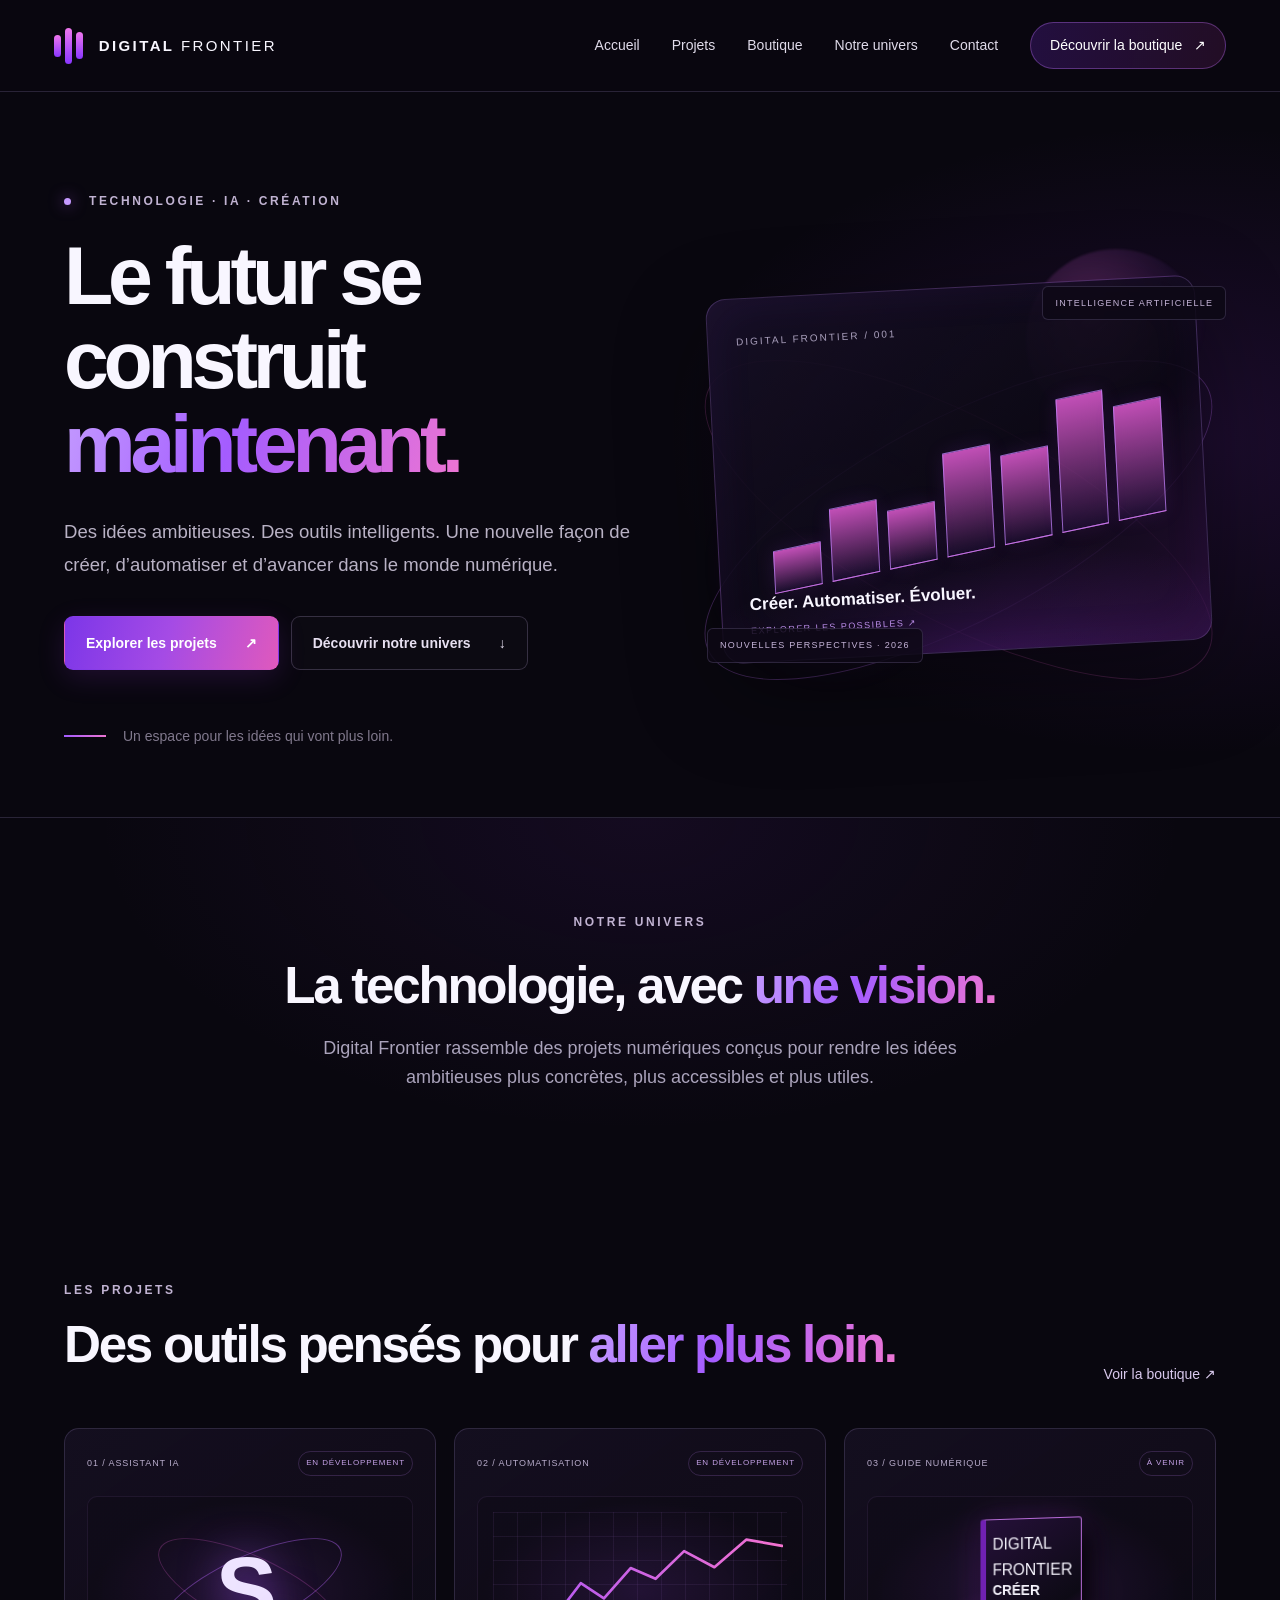
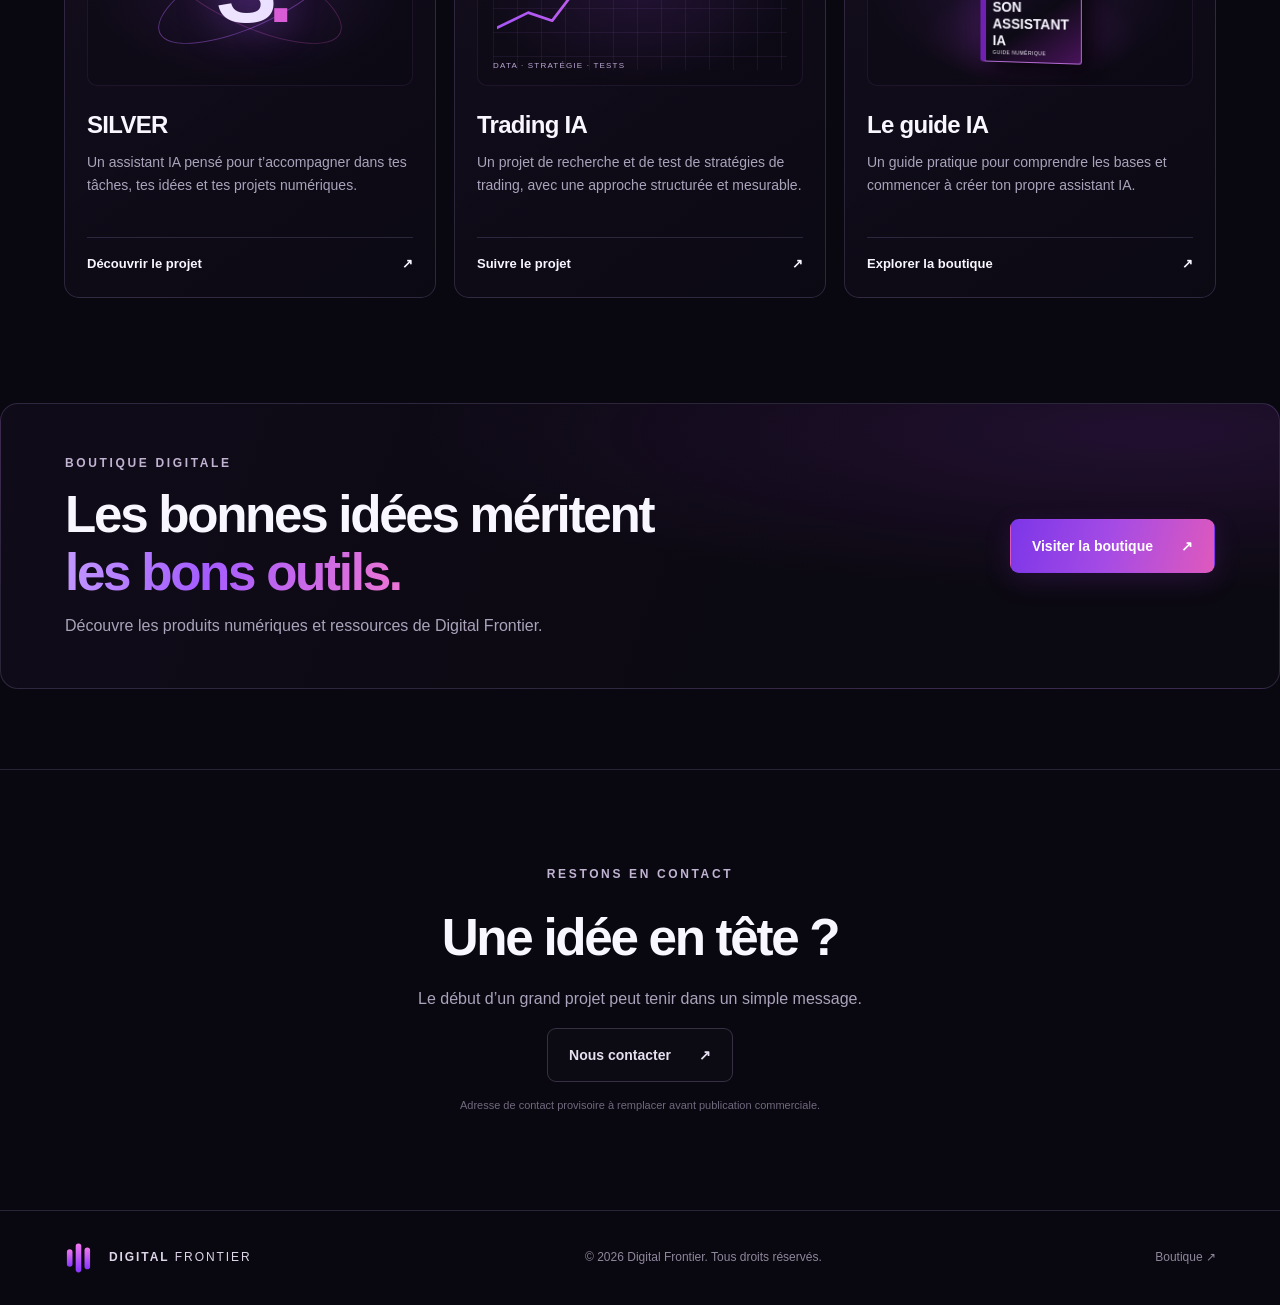
<file: index.html>
<!doctype html>
<html lang="fr">
<head>
<meta charset="utf-8"><meta name="viewport" content="width=device-width, initial-scale=1">
<meta name="theme-color" content="#09070f"><meta name="description" content="Digital Frontier — outils numériques, intelligence artificielle et création.">
<title>Digital Frontier — Le futur se construit maintenant</title><link rel="stylesheet" href="styles.css">
</head>
<body>
<header class="site-header"><a class="brand" href="index.html" aria-label="Digital Frontier accueil"><span class="brand-mark"><i></i><i></i><i></i></span><span><b>DIGITAL</b> FRONTIER</span></a><button class="menu-toggle" aria-label="Ouvrir le menu" aria-expanded="false">☰</button><nav class="nav"><a href="index.html">Accueil</a><a href="#projets">Projets</a><a href="boutique.html">Boutique</a><a href="#univers">Notre univers</a><a href="#contact">Contact</a><a class="nav-cta" href="boutique.html">Découvrir la boutique <span>↗</span></a></nav></header>
<main>
<section class="hero"><div class="hero-copy"><p class="eyebrow"><span class="dot"></span> TECHNOLOGIE · IA · CRÉATION</p><h1>Le futur se<br>construit <span class="gradient-text">maintenant.</span></h1><p class="hero-lead">Des idées ambitieuses. Des outils intelligents. Une nouvelle façon de créer, d’automatiser et d’avancer dans le monde numérique.</p><div class="hero-actions"><a class="button button-primary" href="#projets">Explorer les projets <span>↗</span></a><a class="button button-secondary" href="#univers">Découvrir notre univers <span>↓</span></a></div><div class="hero-note"><span class="note-line"></span> Un espace pour les idées qui vont plus loin.</div></div><div class="hero-art" aria-label="Illustration abstraite numérique"><div class="orb orb-one"></div><div class="orb orb-two"></div><div class="orbit orbit-a"></div><div class="orbit orbit-b"></div><div class="art-card"><span class="art-tag">DIGITAL FRONTIER / 001</span><div class="art-bars"><i></i><i></i><i></i><i></i><i></i><i></i><i></i></div><div class="art-caption"><strong>Créer. Automatiser. Évoluer.</strong><span>EXPLORER LES POSSIBLES ↗</span></div></div><span class="floating-label label-top">INTELLIGENCE ARTIFICIELLE</span><span class="floating-label label-bottom">NOUVELLES PERSPECTIVES · 2026</span></div></section>
<section class="section intro" id="univers"><p class="eyebrow">NOTRE UNIVERS</p><h2>La technologie, avec <span class="gradient-text">une vision.</span></h2><p class="section-lead">Digital Frontier rassemble des projets numériques conçus pour rendre les idées ambitieuses plus concrètes, plus accessibles et plus utiles.</p></section>
<section class="projects section" id="projets"><div class="section-heading"><div><p class="eyebrow">LES PROJETS</p><h2>Des outils pensés pour <span class="gradient-text">aller plus loin.</span></h2></div><a class="text-link" href="boutique.html">Voir la boutique ↗</a></div><div class="project-grid"><article class="project-card silver-card"><div class="card-top"><span class="project-number">01 / ASSISTANT IA</span><span class="status-dot">EN DÉVELOPPEMENT</span></div><div class="project-visual silver-visual"><div class="silver-symbol">S<span>.</span></div><div class="visual-ring ring-one"></div><div class="visual-ring ring-two"></div></div><h3>SILVER</h3><p>Un assistant IA pensé pour t’accompagner dans tes tâches, tes idées et tes projets numériques.</p><a class="card-link" href="#contact">Découvrir le projet <span>↗</span></a></article><article class="project-card trading-card"><div class="card-top"><span class="project-number">02 / AUTOMATISATION</span><span class="status-dot">EN DÉVELOPPEMENT</span></div><div class="project-visual chart-visual"><div class="chart-grid"></div><svg viewBox="0 0 320 140" role="img" aria-label="Courbe de données stylisée"><polyline points="0,112 35,95 62,104 94,62 120,79 150,45 178,57 210,26 244,44 280,13 320,20" fill="none" stroke="url(#chartGradient)" stroke-width="3" stroke-linecap="round" stroke-linejoin="round"/><defs><linearGradient id="chartGradient"><stop stop-color="#a855f7"/><stop offset="1" stop-color="#f472d0"/></linearGradient></defs></svg><span class="chart-caption">DATA · STRATÉGIE · TESTS</span></div><h3>Trading IA</h3><p>Un projet de recherche et de test de stratégies de trading, avec une approche structurée et mesurable.</p><a class="card-link" href="#contact">Suivre le projet <span>↗</span></a></article><article class="project-card ebook-card"><div class="card-top"><span class="project-number">03 / GUIDE NUMÉRIQUE</span><span class="status-dot">À VENIR</span></div><div class="project-visual book-visual"><div class="book"><span>DIGITAL<br>FRONTIER</span><strong>CRÉER SON<br>ASSISTANT IA</strong><small>GUIDE NUMÉRIQUE</small></div><div class="book-glow"></div></div><h3>Le guide IA</h3><p>Un guide pratique pour comprendre les bases et commencer à créer ton propre assistant IA.</p><a class="card-link" href="boutique.html">Explorer la boutique <span>↗</span></a></article></div></section>
<section class="shop-banner"><div><p class="eyebrow">BOUTIQUE DIGITALE</p><h2>Les bonnes idées méritent<br><span class="gradient-text">les bons outils.</span></h2><p>Découvre les produits numériques et ressources de Digital Frontier.</p></div><a class="button button-primary" href="boutique.html">Visiter la boutique <span>↗</span></a></section>
<section class="contact section" id="contact"><p class="eyebrow">RESTONS EN CONTACT</p><h2>Une idée en tête ?</h2><p>Le début d’un grand projet peut tenir dans un simple message.</p><a class="button button-secondary" href="mailto:contact@example.com">Nous contacter <span>↗</span></a><small>Adresse de contact provisoire à remplacer avant publication commerciale.</small></section>
</main><footer class="footer"><a class="brand" href="index.html"><span class="brand-mark"><i></i><i></i><i></i></span><span><b>DIGITAL</b> FRONTIER</span></a><span>© 2026 Digital Frontier. Tous droits réservés.</span><a href="boutique.html">Boutique ↗</a></footer><script src="script.js"></script></body></html>
</file>
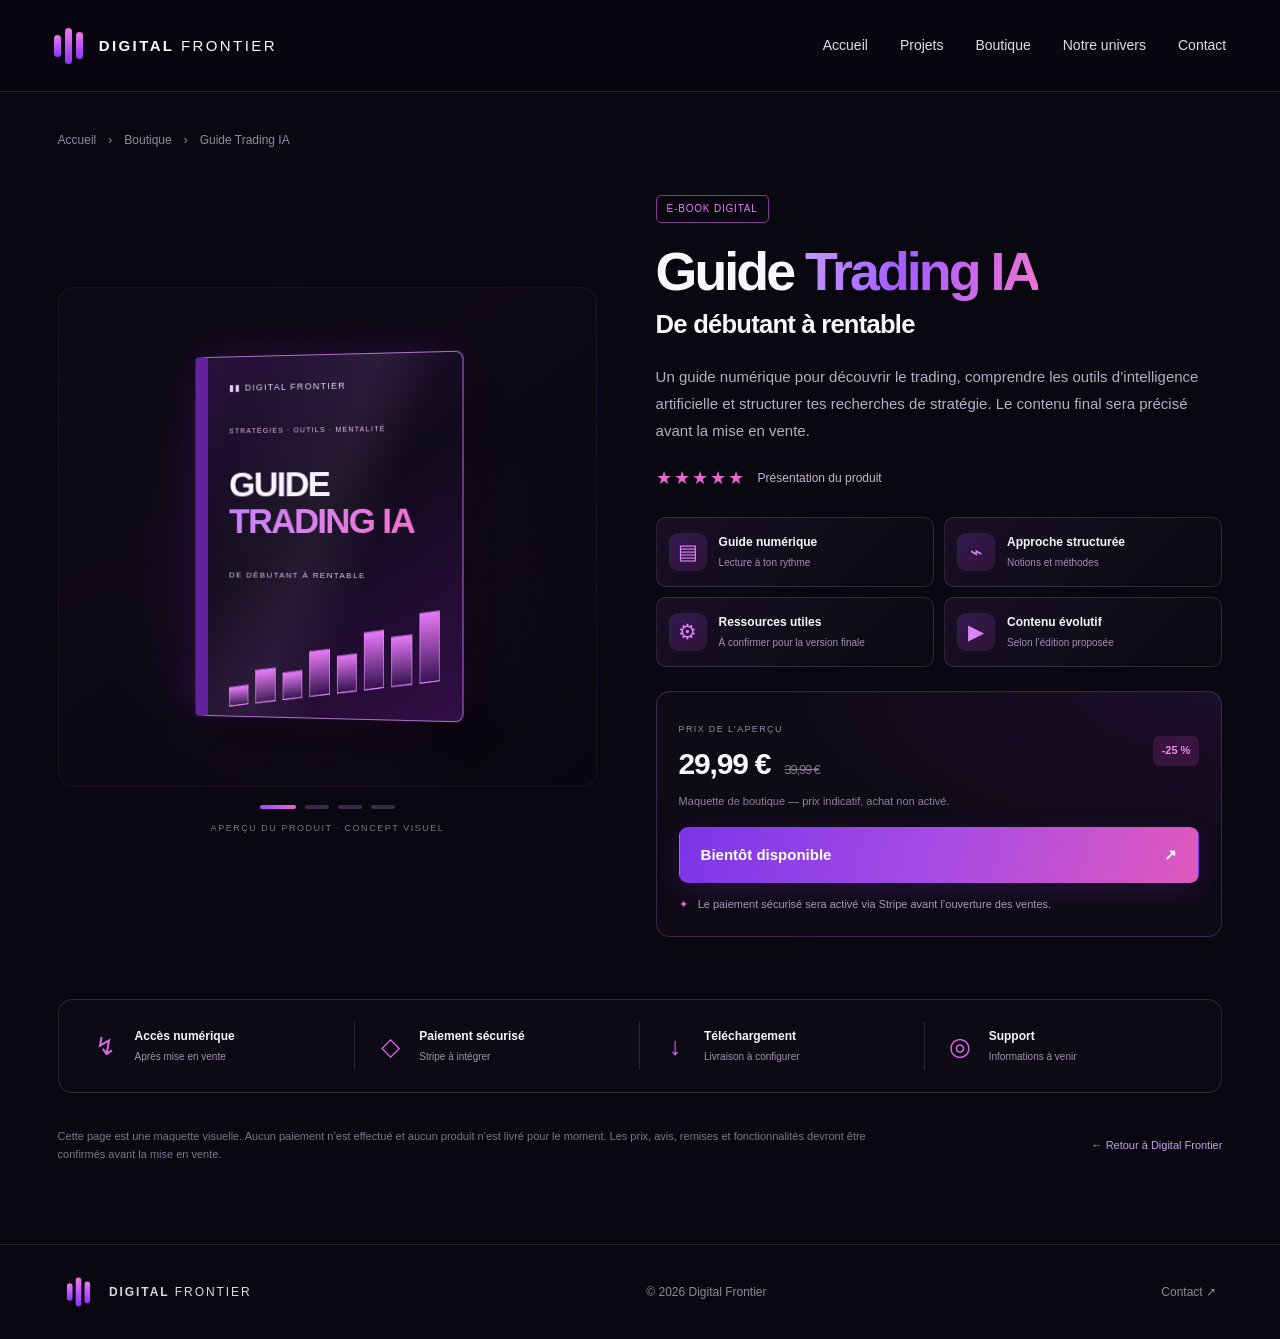
<file: boutique.html>
<!doctype html>
<html lang="fr"><head><meta charset="utf-8"><meta name="viewport" content="width=device-width, initial-scale=1"><meta name="theme-color" content="#09070f"><meta name="description" content="Boutique numérique Digital Frontier."><title>Boutique — Digital Frontier</title><link rel="stylesheet" href="styles.css"></head><body>
<header class="site-header"><a class="brand" href="index.html"><span class="brand-mark"><i></i><i></i><i></i></span><span><b>DIGITAL</b> FRONTIER</span></a><button class="menu-toggle" aria-label="Ouvrir le menu" aria-expanded="false">☰</button><nav class="nav"><a href="index.html">Accueil</a><a href="index.html#projets">Projets</a><a href="boutique.html" aria-current="page">Boutique</a><a href="index.html#univers">Notre univers</a><a href="index.html#contact">Contact</a></nav></header>
<main class="store-page"><div class="breadcrumbs"><a href="index.html">Accueil</a><span>›</span><a href="boutique.html">Boutique</a><span>›</span><span>Guide Trading IA</span></div><section class="product-layout"><div class="product-showcase"><div class="book-stage"><div class="stage-glow"></div><div class="product-book"><span class="book-brand">▮▮ DIGITAL FRONTIER</span><span class="book-kicker">STRATÉGIES · OUTILS · MENTALITÉ</span><strong>GUIDE<br><em>TRADING IA</em></strong><small>DE DÉBUTANT À RENTABLE</small><div class="book-chart"><i></i><i></i><i></i><i></i><i></i><i></i><i></i><i></i></div></div></div><div class="gallery-dots"><span class="active"></span><span></span><span></span><span></span></div><p class="gallery-caption">APERÇU DU PRODUIT · CONCEPT VISUEL</p></div>
<div class="product-info"><span class="pill">E-BOOK DIGITAL</span><h1>Guide <span class="gradient-text">Trading IA</span></h1><h2>De débutant à rentable</h2><p class="product-description">Un guide numérique pour découvrir le trading, comprendre les outils d’intelligence artificielle et structurer tes recherches de stratégie. Le contenu final sera précisé avant la mise en vente.</p><div class="rating"><span>★★★★★</span><b>Présentation du produit</b></div><div class="feature-grid"><div class="feature"><span class="feature-icon">▤</span><div><b>Guide numérique</b><small>Lecture à ton rythme</small></div></div><div class="feature"><span class="feature-icon">⌁</span><div><b>Approche structurée</b><small>Notions et méthodes</small></div></div><div class="feature"><span class="feature-icon">⚙</span><div><b>Ressources utiles</b><small>À confirmer pour la version finale</small></div></div><div class="feature"><span class="feature-icon">▶</span><div><b>Contenu évolutif</b><small>Selon l’édition proposée</small></div></div></div><div class="purchase-panel"><div class="purchase-top"><div><span class="muted-label">PRIX DE L’APERÇU</span><div class="price">29,99 € <del>39,99 €</del></div></div><span class="discount">-25 %</span></div><p class="purchase-note">Maquette de boutique — prix indicatif, achat non activé.</p><button class="button button-primary purchase-button" id="purchase-button">Bientôt disponible <span>↗</span></button><p class="secure-note"><span>✦</span> Le paiement sécurisé sera activé via Stripe avant l’ouverture des ventes.</p></div></div></section>
<section class="trust-strip"><div><span>↯</span><b>Accès numérique</b><small>Après mise en vente</small></div><div><span>◇</span><b>Paiement sécurisé</b><small>Stripe à intégrer</small></div><div><span>↓</span><b>Téléchargement</b><small>Livraison à configurer</small></div><div><span>◎</span><b>Support</b><small>Informations à venir</small></div></section><section class="store-disclaimer"><p>Cette page est une maquette visuelle. Aucun paiement n’est effectué et aucun produit n’est livré pour le moment. Les prix, avis, remises et fonctionnalités devront être confirmés avant la mise en vente.</p><a href="index.html">← Retour à Digital Frontier</a></section></main><footer class="footer"><a class="brand" href="index.html"><span class="brand-mark"><i></i><i></i><i></i></span><span><b>DIGITAL</b> FRONTIER</span></a><span>© 2026 Digital Frontier</span><a href="index.html#contact">Contact ↗</a></footer><script src="script.js"></script></body></html>
</file>
<file: styles.css>
:root{--bg:#09070f;--panel:#100c1b;--panel2:#151022;--text:#f8f6ff;--muted:#aaa3bb;--line:rgba(202,176,255,.17);--violet:#9b4dff;--pink:#ed59c8;--lav:#c59aff;--max:1440px}*{box-sizing:border-box}html{scroll-behavior:smooth}body{margin:0;background:var(--bg);color:var(--text);font-family:Inter,-apple-system,BlinkMacSystemFont,"Segoe UI",sans-serif;line-height:1.6;overflow-x:hidden}a{color:inherit;text-decoration:none}button{font:inherit}.site-header{height:92px;max-width:1600px;margin:auto;padding:0 4.2%;display:flex;align-items:center;justify-content:space-between;border-bottom:1px solid var(--line);position:relative;z-index:10;background:rgba(9,7,15,.94)}.brand{display:flex;align-items:center;gap:16px;letter-spacing:.16em;font-size:15px;white-space:nowrap}.brand b{font-weight:800}.brand-mark{display:flex;align-items:center;gap:4px;height:38px}.brand-mark i{display:block;width:7px;border-radius:8px;background:linear-gradient(180deg,#ef77ed,#8a36ff);height:22px}.brand-mark i:nth-child(2){height:36px}.brand-mark i:nth-child(3){height:27px}.nav{display:flex;align-items:center;gap:clamp(18px,2.5vw,40px);font-size:14px;color:#e0dbea}.nav a:hover,.text-link:hover,.card-link:hover{color:#e78be6}.nav-cta{padding:11px 19px;border:1px solid rgba(194,116,255,.35);border-radius:999px;background:linear-gradient(100deg,rgba(126,50,238,.22),rgba(222,65,193,.12));color:white}.nav-cta span{margin-left:8px}.menu-toggle{display:none;background:none;color:white;border:0;font-size:26px}.hero{max-width:var(--max);margin:auto;min-height:690px;padding:100px 5% 70px;display:grid;grid-template-columns:1.08fr .92fr;gap:3%;align-items:center;position:relative;isolation:isolate}.hero:before{content:"";position:absolute;z-index:-1;right:-14%;top:0;width:70%;height:100%;background:radial-gradient(ellipse at 70% 48%,rgba(112,35,177,.19),transparent 59%);pointer-events:none}.eyebrow{font-size:12px;font-weight:750;letter-spacing:.22em;color:#c1b3d2;margin:0 0 24px}.dot{display:inline-block;width:7px;height:7px;border-radius:50%;background:var(--lav);box-shadow:0 0 15px rgba(191,106,255,.65);margin-right:12px}.hero h1{font-size:clamp(54px,6.3vw,94px);line-height:1.04;letter-spacing:-.065em;margin:0 0 28px;font-weight:750}.gradient-text{background:linear-gradient(105deg,#c39aff 0%,#a45cff 42%,#ed75d3 100%);-webkit-background-clip:text;background-clip:text;color:transparent}.hero-lead{font-size:clamp(17px,1.45vw,21px);line-height:1.8;color:#b9b2c5;max-width:650px;margin:0 0 34px}.hero-actions{display:flex;flex-wrap:wrap;gap:12px}.button{display:inline-flex;align-items:center;justify-content:space-between;gap:28px;border:1px solid transparent;border-radius:9px;padding:15px 21px;font-weight:650;font-size:14px;cursor:pointer;transition:transform .2s,border-color .2s,filter .2s}.button:hover{transform:translateY(-2px);filter:brightness(1.08)}.button-primary{background:linear-gradient(105deg,#7c36e8 0%,#a54be5 48%,#df59bd 100%);color:white;box-shadow:0 8px 28px rgba(147,55,220,.16)}.button-secondary{border-color:rgba(205,183,237,.22);background:rgba(255,255,255,.015);color:#e7e0f1}.hero-note{display:flex;align-items:center;gap:17px;color:#81798d;margin-top:55px;font-size:14px}.note-line{width:42px;height:2px;background:linear-gradient(90deg,#a45cff,#ed75d3)}.hero-art{min-height:460px;position:relative;display:flex;align-items:center;justify-content:center}.art-card{width:min(100%,490px);height:365px;position:relative;border:1px solid rgba(186,132,246,.26);border-radius:20px;background:linear-gradient(145deg,rgba(23,16,38,.95),rgba(10,8,17,.86) 60%,rgba(43,16,57,.7));box-shadow:0 30px 90px rgba(0,0,0,.36),inset 0 0 50px rgba(148,62,220,.07);overflow:hidden;padding:28px;transform:rotate(-3deg)}.art-card:after{content:"";position:absolute;inset:auto -20% -40% -10%;height:70%;background:radial-gradient(ellipse,rgba(145,49,221,.22),transparent 70%)}.art-tag{font-size:10px;letter-spacing:.2em;color:#aaa0bd}.art-bars{position:absolute;left:11%;right:8%;bottom:27%;height:48%;display:flex;align-items:end;gap:10px;transform:skewY(-9deg)}.art-bars i{flex:1;border:1px solid rgba(195,135,255,.7);background:linear-gradient(180deg,rgba(224,91,210,.85),rgba(112,44,203,.1));height:25%;box-shadow:0 0 20px rgba(172,68,241,.12)}.art-bars i:nth-child(2){height:42%}.art-bars i:nth-child(3){height:34%}.art-bars i:nth-child(4){height:60%}.art-bars i:nth-child(5){height:52%}.art-bars i:nth-child(6){height:77%}.art-bars i:nth-child(7){height:66%}.art-caption{position:absolute;left:28px;right:28px;bottom:24px;display:flex;flex-direction:column;gap:5px;z-index:1}.art-caption strong{font-size:17px}.art-caption span{font-size:9px;letter-spacing:.16em;color:#ba8de8}.orb{position:absolute;border-radius:50%;filter:blur(1px);pointer-events:none}.orb-one{width:180px;height:180px;right:2%;top:2%;background:radial-gradient(circle at 35% 35%,rgba(233,100,223,.3),rgba(111,42,197,.06) 60%,transparent 72%)}.orb-two{width:260px;height:260px;left:0;bottom:1%;background:radial-gradient(circle,rgba(117,48,196,.16),transparent 70%)}.orbit{position:absolute;border:1px solid rgba(177,102,232,.32);border-radius:50%;width:110%;height:44%;transform:rotate(-28deg)}.orbit-a{bottom:17%;left:-5%}.orbit-b{bottom:17%;left:-5%;transform:rotate(28deg);border-color:rgba(235,95,204,.2)}.floating-label{position:absolute;z-index:2;font-size:9px;letter-spacing:.14em;padding:9px 12px;border-radius:6px;background:rgba(13,9,22,.85);border:1px solid var(--line);color:#c5b4d8}.label-top{top:10%;right:-2%}.label-bottom{bottom:8%;left:1%}.section{max-width:var(--max);margin:auto;padding:95px 5%}.intro{border-top:1px solid var(--line);text-align:center;background:radial-gradient(ellipse at 50% 0,rgba(103,40,159,.12),transparent 60%)}.intro h2,.section-heading h2,.shop-banner h2,.contact h2{font-size:clamp(34px,4vw,56px);line-height:1.12;letter-spacing:-.045em;margin:0 0 20px}.section-lead{max-width:720px;margin:0 auto;color:var(--muted);font-size:18px}.section-heading{display:flex;align-items:end;justify-content:space-between;gap:24px;margin-bottom:35px}.section-heading .eyebrow{margin-bottom:15px}.text-link{font-size:14px;color:#d9c9ed;white-space:nowrap;padding-bottom:8px}.project-grid{display:grid;grid-template-columns:repeat(3,1fr);gap:18px}.project-card{border:1px solid var(--line);border-radius:15px;padding:22px;background:linear-gradient(145deg,rgba(22,16,34,.85),rgba(12,10,19,.93));min-width:0;transition:transform .25s,border-color .25s}.project-card:hover{transform:translateY(-5px);border-color:rgba(195,125,255,.45)}.card-top{display:flex;justify-content:space-between;align-items:center;gap:8px;font-size:9px;letter-spacing:.1em;color:#b8accb}.status-dot{font-size:8px;color:#c5a2e8;border:1px solid rgba(178,121,226,.22);padding:5px 7px;border-radius:999px;white-space:nowrap}.project-visual{height:190px;border-radius:10px;margin:20px 0;background:radial-gradient(ellipse at 50% 50%,rgba(114,49,172,.18),rgba(10,8,16,.3) 68%);border:1px solid rgba(172,121,224,.1);position:relative;overflow:hidden;display:flex;align-items:center;justify-content:center}.silver-symbol{font-size:92px;font-weight:800;color:#eee4ff;letter-spacing:-.1em;text-shadow:0 0 40px rgba(173,91,255,.5);z-index:1}.silver-symbol span{color:#d85cd5}.visual-ring{position:absolute;width:200px;height:70px;border:1px solid rgba(174,97,237,.45);border-radius:50%;transform:rotate(-25deg)}.ring-two{transform:rotate(25deg);border-color:rgba(227,93,205,.25)}.chart-grid{position:absolute;inset:15px;background-image:linear-gradient(rgba(174,119,220,.09) 1px,transparent 1px),linear-gradient(90deg,rgba(174,119,220,.09) 1px,transparent 1px);background-size:24px 24px}.chart-visual svg{width:88%;z-index:1}.chart-caption{position:absolute;bottom:12px;left:15px;color:#bba7d4;font-size:8px;letter-spacing:.15em}.book{height:145px;width:104px;z-index:1;border:1px solid rgba(218,131,255,.8);border-left:6px solid #7021b2;border-radius:3px;background:linear-gradient(145deg,#251039,#0d0a15 65%,#48135a);box-shadow:12px 12px 25px #050308,0 0 35px rgba(178,56,238,.2);padding:12px 7px;display:flex;flex-direction:column;justify-content:space-between;transform:perspective(500px) rotateY(-13deg)}.book-brand{font-size:5px;letter-spacing:.12em}.book strong{font-size:14px;line-height:1.2}.book small{font-size:5px;letter-spacing:.1em}.book-glow{position:absolute;width:220px;height:100px;background:radial-gradient(ellipse,rgba(196,70,233,.18),transparent 70%);bottom:0}.project-card h3{font-size:24px;margin:0 0 7px;letter-spacing:-.03em}.project-card>p{color:var(--muted);font-size:14px;min-height:68px;margin:0 0 18px}.card-link{display:flex;justify-content:space-between;align-items:center;border-top:1px solid var(--line);padding-top:16px;font-size:13px;font-weight:650}.shop-banner{max-width:calc(var(--max) - 10%);margin:10px auto 80px;padding:50px 5%;border:1px solid var(--line);border-radius:18px;background:radial-gradient(ellipse at 90% 10%,rgba(132,44,183,.19),transparent 45%),linear-gradient(110deg,#100b19,#0b0911 65%);display:flex;align-items:center;justify-content:space-between;gap:25px}.shop-banner .eyebrow{margin-bottom:13px}.shop-banner h2{margin-bottom:12px}.shop-banner p:not(.eyebrow){color:var(--muted);margin:0}.contact{text-align:center;border-top:1px solid var(--line)}.contact p:not(.eyebrow){color:var(--muted)}.contact small{display:block;color:#71697e;font-size:11px;margin-top:15px}.footer{max-width:1600px;margin:auto;padding:28px 5%;border-top:1px solid var(--line);display:flex;align-items:center;justify-content:space-between;gap:20px;color:#8f879b;font-size:12px}.footer .brand{color:#ded6e8;font-size:12px}.footer .brand-mark{transform:scale(.8)}
/* Store page */
.store-page{max-width:var(--max);margin:auto;padding:35px 4.5% 70px}.breadcrumbs{display:flex;gap:12px;align-items:center;color:#9389a7;font-size:12px;margin:4px 0 32px}.breadcrumbs a:hover{color:white}.product-layout{display:grid;grid-template-columns:1fr 1.05fr;gap:5%;align-items:center}.product-showcase{min-width:0}.book-stage{min-height:500px;position:relative;display:flex;align-items:center;justify-content:center;overflow:hidden;border:1px solid rgba(165,99,225,.1);border-radius:16px;background:radial-gradient(ellipse at 50% 58%,rgba(106,42,155,.2),transparent 60%),linear-gradient(145deg,rgba(18,12,28,.6),rgba(9,7,15,.15))}.stage-glow{position:absolute;width:330px;height:100px;bottom:50px;background:radial-gradient(ellipse,rgba(200,57,226,.28),transparent 70%);filter:blur(8px)}.product-book{width:270px;height:365px;position:relative;z-index:1;padding:24px 22px;display:flex;flex-direction:column;justify-content:space-between;border:1px solid rgba(227,144,255,.75);border-left:13px solid #62239e;border-radius:4px 8px 8px 4px;background:linear-gradient(145deg,#28113b 0%,#100b1a 45%,#310e46 100%);box-shadow:22px 28px 45px rgba(0,0,0,.6),0 0 45px rgba(172,54,232,.15);transform:perspective(900px) rotateY(-7deg)}.product-book:after{content:"";position:absolute;inset:0;background:linear-gradient(110deg,transparent 15%,rgba(244,199,255,.08) 45%,transparent 62%);pointer-events:none}.book-brand{font-size:9px;letter-spacing:.14em;color:#e4d2f6}.book-kicker{font-size:7px;letter-spacing:.18em;color:#e8b7f4}.product-book strong{font-size:35px;line-height:1.04;letter-spacing:-.05em}.product-book em{font-style:normal;background:linear-gradient(100deg,#c084fc,#f472d0);color:transparent;background-clip:text}.product-book>small{font-size:8px;letter-spacing:.18em;color:#d5c1e7}.book-chart{height:80px;display:flex;align-items:end;gap:7px;transform:skewY(-8deg)}.book-chart i{flex:1;height:25%;background:linear-gradient(180deg,#e879f9,rgba(125,45,208,.15));border:1px solid rgba(231,141,255,.6)}.book-chart i:nth-child(2){height:42%}.book-chart i:nth-child(3){height:35%}.book-chart i:nth-child(4){height:57%}.book-chart i:nth-child(5){height:48%}.book-chart i:nth-child(6){height:72%}.book-chart i:nth-child(7){height:63%}.book-chart i:nth-child(8){height:88%}.gallery-dots{display:flex;justify-content:center;gap:9px;margin-top:18px}.gallery-dots span{width:24px;height:4px;border-radius:5px;background:#3a2b4a}.gallery-dots .active{background:linear-gradient(90deg,#9c4dff,#eb63cd);width:36px}.gallery-caption{text-align:center;color:#7c728b;font-size:9px;letter-spacing:.17em;margin-top:12px}.product-info{padding:12px 0}.pill{display:inline-flex;border:1px solid rgba(215,90,232,.6);border-radius:5px;padding:5px 10px;color:#e879f9;font-size:10px;letter-spacing:.08em}.product-info h1{font-size:clamp(40px,4.2vw,64px);line-height:1.06;letter-spacing:-.055em;margin:20px 0 4px}.product-info h2{font-size:clamp(22px,2vw,30px);margin:0 0 18px;letter-spacing:-.03em}.product-description{color:#b7adca;font-size:15px;line-height:1.8;max-width:620px}.rating{display:flex;align-items:center;gap:12px;font-size:12px;color:#c4b7d5;margin:20px 0}.rating span{color:#e767d1;letter-spacing:2px;font-size:18px}.rating b{font-weight:500}.feature-grid{display:grid;grid-template-columns:1fr 1fr;gap:10px;margin:24px 0}.feature{display:flex;align-items:center;gap:12px;padding:15px 12px;border:1px solid var(--line);border-radius:10px;background:linear-gradient(135deg,rgba(30,20,45,.72),rgba(12,9,18,.7))}.feature-icon{display:grid;place-items:center;flex-shrink:0;width:38px;height:38px;border-radius:9px;background:linear-gradient(140deg,rgba(130,54,218,.25),rgba(218,69,192,.14));color:#dc84f6;font-size:21px}.feature b,.feature small{display:block}.feature b{font-size:12px}.feature small{font-size:10px;color:#9d91b1;margin-top:3px}.purchase-panel{padding:22px;border:1px solid rgba(177,108,230,.27);border-radius:14px;background:radial-gradient(ellipse at 100% 0,rgba(111,42,170,.13),transparent 55%),#0e0a16}.purchase-top{display:flex;align-items:center;justify-content:space-between;gap:10px}.muted-label{font-size:9px;letter-spacing:.15em;color:#9388a4}.price{font-size:30px;font-weight:750;letter-spacing:-.04em}.price del{font-size:13px;color:#81778f;font-weight:400;margin-left:7px}.discount{font-size:11px;font-weight:750;padding:6px 9px;border-radius:6px;background:rgba(202,56,190,.18);color:#ef8fe5}.purchase-note{color:#8e839e;font-size:11px;margin:5px 0 17px}.purchase-button{width:100%;font-size:15px}.secure-note{font-size:11px;line-height:1.6;color:#a59ab7;margin:13px 0 0}.secure-note span{color:#e16bd7;margin-right:7px}.trust-strip{display:grid;grid-template-columns:repeat(4,1fr);border:1px solid var(--line);border-radius:14px;background:rgba(15,10,23,.8);margin-top:50px;padding:22px 12px}.trust-strip>div{display:grid;grid-template-columns:38px 1fr;column-gap:10px;align-items:center;padding:4px 16px;border-right:1px solid var(--line)}.trust-strip>div:last-child{border:0}.trust-strip>div>span{grid-row:span 2;color:#d966e9;font-size:25px;text-align:center}.trust-strip b{font-size:12px}.trust-strip small{font-size:10px;color:#9e93b0}.store-disclaimer{display:flex;align-items:center;justify-content:space-between;gap:20px;color:#7f758e;font-size:11px;margin-top:24px}.store-disclaimer p{max-width:850px}.store-disclaimer a{color:#c5a0eb;white-space:nowrap}
@media(min-width:1450px){.hero{padding-top:120px;padding-bottom:100px}.hero-art{min-height:520px}.art-card{height:410px}.project-visual{height:220px}.product-layout{gap:6%}.book-stage{min-height:590px}.product-book{transform:perspective(900px) rotateY(-7deg) scale(1.08)}}
@media(max-width:900px){.site-header{height:78px;padding:0 5%}.nav{gap:14px;font-size:12px}.nav-cta{display:none}.hero{padding-top:75px;grid-template-columns:1fr .8fr;gap:0}.hero h1{font-size:clamp(48px,7vw,72px)}.hero-art{transform:scale(.88);margin-left:-30px}.project-grid{gap:12px}.project-card{padding:16px}.project-visual{height:155px}.product-layout{gap:4%}.book-stage{min-height:430px}.product-book{transform:scale(.85) perspective(900px) rotateY(-7deg)}.feature{padding:11px 9px}.feature-icon{width:32px;height:32px}.trust-strip>div{padding:4px 8px;grid-template-columns:28px 1fr}}
@media(max-width:680px){.site-header{height:74px}.brand{font-size:12px;gap:11px}.brand-mark{transform:scale(.82);transform-origin:left center;margin-right:-4px}.menu-toggle{display:block}.nav{display:none;position:absolute;top:73px;left:0;right:0;padding:18px 5% 24px;background:rgba(9,7,15,.98);border-bottom:1px solid var(--line);flex-direction:column;align-items:stretch;font-size:15px}.nav.open{display:flex}.nav a{padding:8px 0}.nav-cta{display:block!important;padding:12px 15px!important;text-align:center}.hero{display:block;padding:70px 5% 55px;min-height:0}.hero h1{font-size:clamp(48px,12vw,70px);line-height:1.05}.hero-lead{font-size:16px;line-height:1.75}.hero-actions{display:grid;grid-template-columns:1fr}.button{width:100%;padding:15px 17px}.hero-note{margin-top:34px;font-size:12px}.hero-art{min-height:330px;margin:30px -4% 0;transform:none}.art-card{width:82%;height:270px;padding:20px;transform:rotate(-2deg)}.art-caption{left:20px;right:20px;bottom:17px}.art-caption strong{font-size:14px}.art-bars{bottom:29%;gap:6px}.floating-label{font-size:7px}.label-top{right:2%;top:2%}.label-bottom{left:4%;bottom:2%}.section{padding:70px 5%}.intro h2,.section-heading h2,.shop-banner h2,.contact h2{font-size:36px}.section-lead{font-size:15px}.section-heading{display:block}.text-link{display:inline-block;margin-top:4px}.project-grid{grid-template-columns:1fr}.project-card{padding:19px}.project-visual{height:205px}.project-card>p{min-height:0}.shop-banner{margin:0 5% 55px;padding:28px 22px;display:block}.shop-banner .button{margin-top:22px}.footer{padding:25px 5%;flex-wrap:wrap;font-size:10px}.footer .brand{width:100%}.store-page{padding:24px 5% 45px}.breadcrumbs{font-size:10px;gap:7px;margin-bottom:22px}.product-layout{grid-template-columns:1fr;gap:26px}.book-stage{min-height:400px}.product-book{transform:perspective(900px) rotateY(-7deg) scale(.9)}.product-info h1{font-size:46px;margin-top:16px}.product-info h2{font-size:24px}.product-description{font-size:14px}.feature-grid{gap:8px}.feature{padding:11px 9px;gap:8px}.feature b{font-size:11px}.feature small{font-size:9px}.purchase-panel{padding:17px}.price{font-size:27px}.trust-strip{grid-template-columns:1fr 1fr;gap:0;margin-top:32px;padding:12px 8px}.trust-strip>div{padding:13px 7px;border-right:0;border-bottom:1px solid var(--line);grid-template-columns:28px 1fr}.trust-strip>div:nth-child(odd){border-right:1px solid var(--line)}.trust-strip>div:nth-child(n+3){border-bottom:0}.trust-strip b{font-size:10px}.trust-strip small{font-size:9px}.store-disclaimer{display:block;line-height:1.7}.store-disclaimer a{display:inline-block;margin-top:8px}.contact small{max-width:320px;margin-left:auto;margin-right:auto}}
</file>
